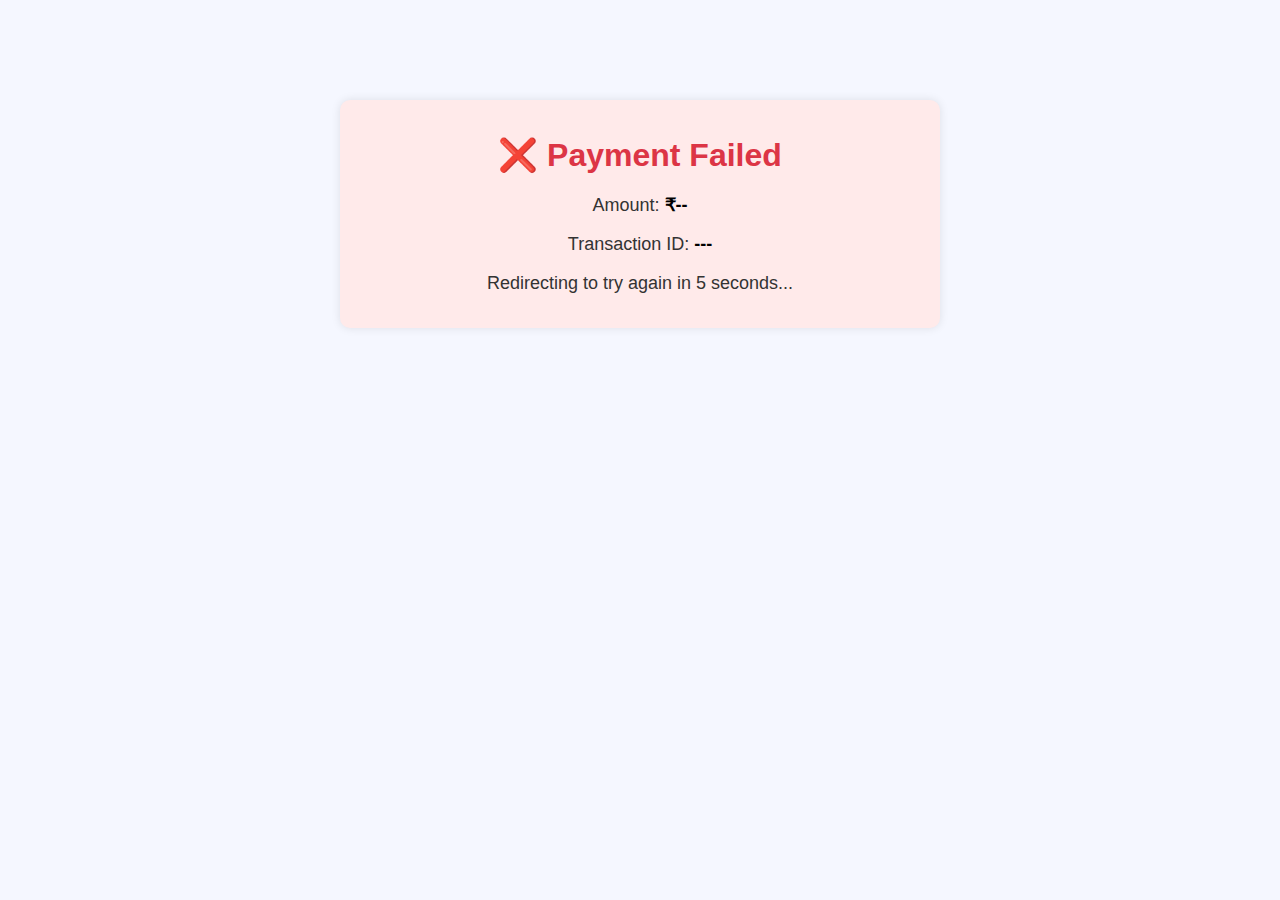
<file: payment-failed.html>
<!DOCTYPE html>
<html lang="en">
<head>
  <meta charset="UTF-8" />
  <title>Payment Failed</title>
  <meta name="viewport" content="width=device-width, initial-scale=1.0" />
  <link rel="stylesheet" href="css/style.css" />
  <style>
    .failure-container {
      max-width: 600px;
      margin: 100px auto;
      padding: 30px;
      text-align: center;
      border-radius: 10px;
      background-color: #ffeaea;
      box-shadow: 0 0 10px rgba(0,0,0,0.1);
    }

    .failure-container h1 {
      color: #dc3545;
    }

    .failure-container p {
      margin-top: 10px;
      font-size: 18px;
      color: #333;
    }

    .failure-container .highlight {
      font-weight: bold;
      color: #000;
    }
  </style>
</head>
<body>
  <div class="failure-container">
    <h1>❌ Payment Failed</h1>
    <p>Amount: <span class="highlight" id="failed-amount">₹--</span></p>
    <p>Transaction ID: <span class="highlight" id="txn-id">---</span></p>
    <p>Redirecting to try again in <span id="countdown">5</span> seconds...</p>
  </div>

  <script>
    const params = new URLSearchParams(window.location.search);
    document.getElementById("failed-amount").textContent = `₹${params.get("amount") || '--'}`;
    document.getElementById("txn-id").textContent = params.get("txnId") || '---';

    // Countdown and redirect
    let seconds = 5;
    const countdown = document.getElementById("countdown");
    const interval = setInterval(() => {
      seconds--;
      countdown.textContent = seconds;
      if (seconds <= 0) {
        clearInterval(interval);
        window.location.href = "payment.html"; // Go back to payment page
      }
    }, 1000);
  </script>
</body>
</html>
</file>
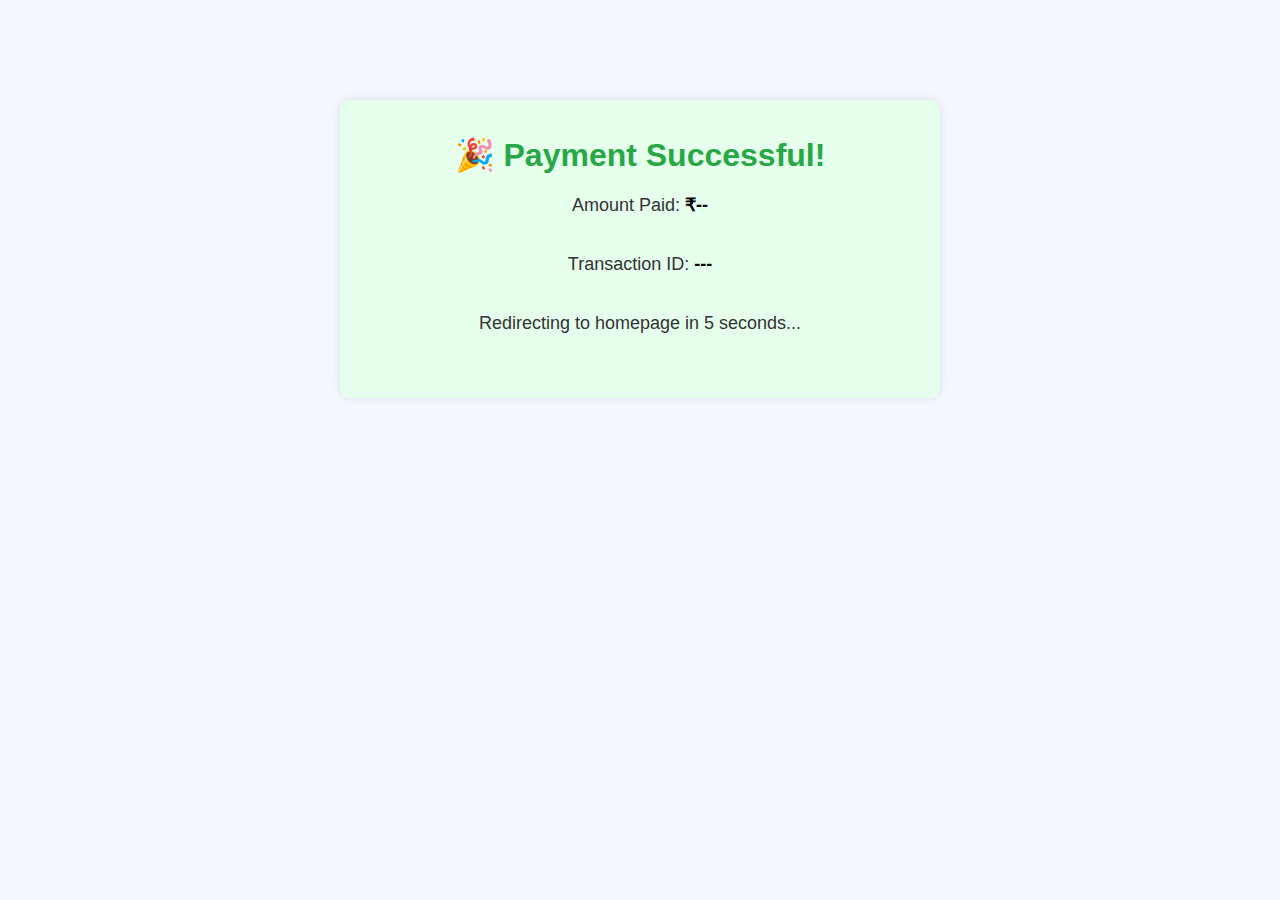
<file: payment-success.html>
<!DOCTYPE html>
<html lang="en">
<head>
  <meta charset="UTF-8" />
  <title>Payment Successful</title>
  <meta name="viewport" content="width=device-width, initial-scale=1.0" />
  <link rel="stylesheet" href="css/style.css" />
  <style>
    .success-container {
      max-width: 600px;
      margin: 100px auto;
      padding: 30px;
      text-align: center;
      border-radius: 10px;
      background-color: #e6ffed;
      box-shadow: 0 0 10px rgba(0,0,0,0.1);
    }

    .success-container h1 {
      color: #28a745;
    }

    .success-container p {
      margin-top: 10px;
      font-size: 18px;
      color: #333;
    }

    .success-container .highlight {
      font-weight: bold;
      color: #000;
    }
  </style>
</head>
<body>
  <div class="success-container">
    <h1>🎉 Payment Successful!</h1>
    <p>Amount Paid: <span class="highlight" id="paid-amount">₹--</span></p>
    <p>Transaction ID: <span class="highlight" id="txn-id">---</span></p>
    <p>Redirecting to homepage in <span id="countdown">5</span> seconds...</p>
  </div>

  <script>
    const params = new URLSearchParams(window.location.search);
    document.getElementById("paid-amount").textContent = `₹${params.get("amount") || '--'}`;
    document.getElementById("txn-id").textContent = params.get("txnId") || '---';

    // Countdown and redirect
    let seconds = 5;
    const countdown = document.getElementById("countdown");
    const interval = setInterval(() => {
      seconds--;
      countdown.textContent = seconds;
      if (seconds <= 0) {
        clearInterval(interval);
        window.location.href = "index.html"; // Change to your homepage
      }
    }, 1000);
  </script>
</body>
</html>
</file>
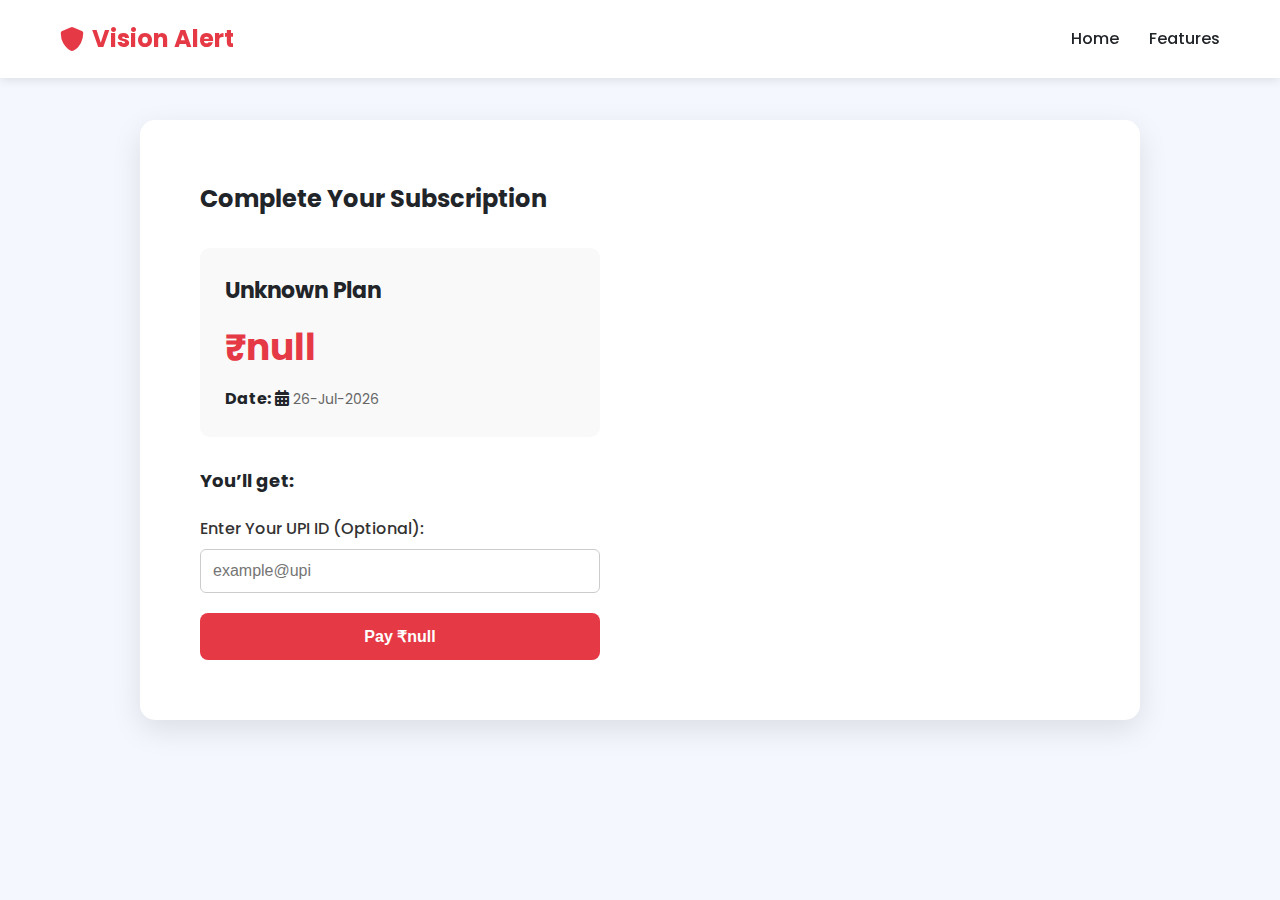
<file: payment.html>
<!DOCTYPE html>
<html lang="en">
<head>
  <meta charset="UTF-8" />
  <meta name="viewport" content="width=device-width, initial-scale=1.0"/>
  <title>Vision Alert - Payment</title>

  <!-- Fonts & Icons -->
  <link href="https://fonts.googleapis.com/css2?family=Poppins:wght@300;400;500;600;700&display=swap" rel="stylesheet" />
  <link rel="stylesheet" href="https://cdnjs.cloudflare.com/ajax/libs/font-awesome/6.0.0-beta3/css/all.min.css"/>

  <!-- CSS -->
  <link rel="stylesheet" href="css/style.css" />
</head>
<body>

  <!-- ─────── HEADER ─────── -->
  <header>
    <div class="container">
      <nav>
        <div class="logo"><i class="fas fa-shield-alt"></i> Vision Alert</div>
        <ul class="nav-links">
          <li><a href="index.html">Home</a></li>
          <li><a href="index.html#features">Features</a></li>
        </ul>
      </nav>
    </div>
  </header>

  <!-- ─────── PAYMENT SECTION ─────── -->
  <section class="payment-section">
    <div class="container">
      <div class="payment-container">

        <!-- Plan Summary -->
        <div class="payment-summary">
          <h2>Complete Your Subscription</h2>
          <div class="plan-details">
            <h3 id="plan-name">Family Protection</h3>
            <div class="price" id="plan-price">₹1</div>
            <span id="plan-period">1 Month Plan</span>
            <div class="plan-date">
              <strong>Date:</strong> <i class="fas fa-calendar-alt"></i>
              <span id="current-date"></span>
            </div>
          </div>

          <div class="benefits">
            <h4>You’ll get:</h4>
            <ul id="plan-features">
              <li>All Basic Features</li>
              <li>5 Emergency Contacts</li>
              <li>Advanced Detection</li>
              <li>Detailed Reports</li>
              <li>24/7 Support</li>
            </ul>
          </div>

          <!-- UPI ID Input (Optional) -->
          <div class="upi-id-container">
            <label for="upi-id-input">Enter Your UPI ID (Optional):</label>
            <input type="text" id="upi-id-input" placeholder="example@upi" />
          </div>

          <!-- Proceed Button -->
          <button id="proceed-btn" class="btn btn-primary">
            Pay <span id="payment-amount">₹1</span>
          </button>
        </div>

      </div>
    </div>
  </section>

  <!-- Scripts -->
  <script src="https://checkout.razorpay.com/v1/checkout.js"></script>
  <script src="js/payment.js"></script>
</body>
</html>
</file>
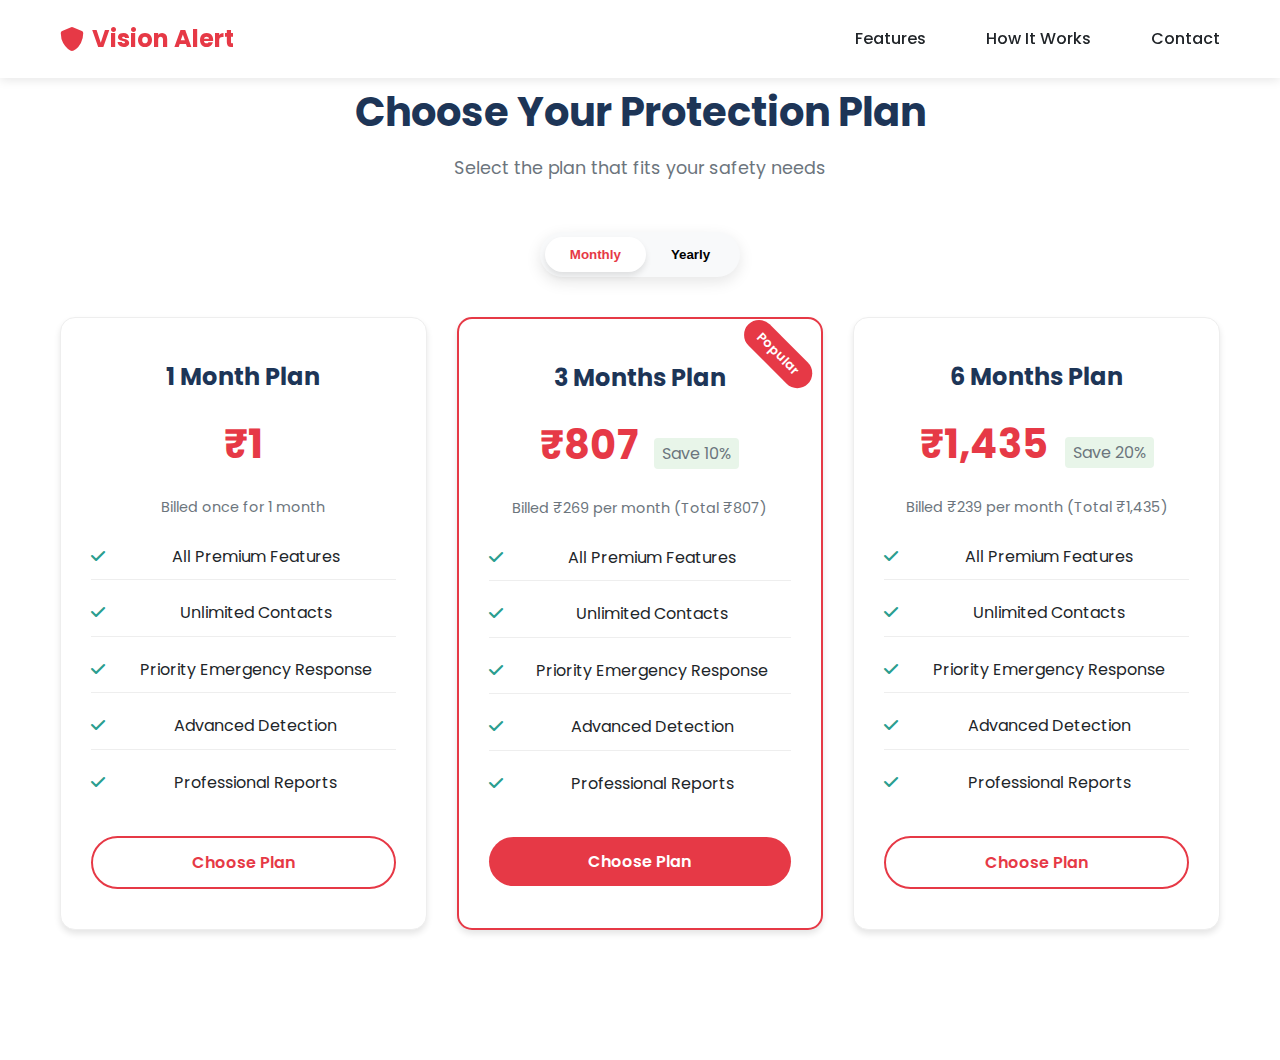
<file: subscribe.html>
<!DOCTYPE html>
<html lang="en">
  <head>
    <meta charset="UTF-8" />
    <meta name="viewport" content="width=device-width, initial-scale=1.0" />
    <title>Vision Alert</title>
    <link
      href="https://fonts.googleapis.com/css2?family=Poppins:wght@300;400;500;600;700&display=swap"
      rel="stylesheet"
    />
    <link
      rel="stylesheet"
      href="https://cdnjs.cloudflare.com/ajax/libs/font-awesome/6.0.0-beta3/css/all.min.css"
    />
    <link rel="stylesheet" href="css/style.css" />
    <style>
      :root {
        --primary: #e63946;
        --primary-dark: #c1121f;
        --secondary: #1d3557;
        --accent: #457b9d;
        --light: #f1faee;
        --dark: #212529;
        --gray: #6c757d;
        --light-gray: #f8f9fa;
        --success: #2a9d8f;
        --shadow: 0 4px 6px rgba(0, 0, 0, 0.1);
      }

      * {
        box-sizing: border-box;
      }

      body {
        font-family: "Poppins", sans-serif;
        line-height: 1.6;
        color: var(--dark);
        background-color: #f9f9f9;
      }

      .container {
        max-width: 1200px;
        margin: 0 auto;
        padding: 0 20px;
      }

      nav {
        display: flex;
        justify-content: space-between;
        align-items: center;
        padding: 20px 0;
      }

      .logo {
        font-size: 1.5rem;
        font-weight: 700;
        color: var(--primary);
      }

      .nav-links {
        display: flex;
        list-style: none;
        gap: 30px;
      }

      .nav-links a {
        text-decoration: none;
        color: var(--dark);
        font-weight: 500;
        transition: color 0.3s ease;
      }

      .nav-links a:hover {
        color: var(--primary);
      }

      .section-title {
        text-align: center;
        margin-bottom: 50px;
      }

      .section-title h2 {
        font-size: 2.5rem;
        color: var(--secondary);
        margin-bottom: 10px;
      }

      .section-title p {
        color: var(--gray);
        font-size: 1.1rem;
      }

      .pricing-toggle {
        display: flex;
        justify-content: center;
        margin-bottom: 40px;
      }

      .toggle-container {
        background: var(--light-gray);
        border-radius: 50px;
        padding: 5px;
        display: inline-flex;
      }

      .toggle-btn {
        padding: 10px 25px;
        border: none;
        background: transparent;
        border-radius: 50px;
        font-weight: 600;
        cursor: pointer;
        transition: all 0.3s ease;
      }

      .toggle-btn.active {
        background: white;
        color: var(--primary);
        box-shadow: var(--shadow);
      }

      .pricing-cards {
        display: grid;
        grid-template-columns: repeat(auto-fit, minmax(300px, 1fr));
        gap: 30px;
        margin-bottom: 50px;
      }

      .pricing-card {
        background: white;
        border-radius: 15px;
        padding: 40px 30px;
        position: relative;
        box-shadow: var(--shadow);
        transition: transform 0.3s ease;
        border: 1px solid #eee;
      }

      .pricing-card:hover {
        transform: translateY(-10px);
        box-shadow: 0 10px 20px rgba(0, 0, 0, 0.1);
      }

      .pricing-card.popular {
        border: 2px solid var(--primary);
      }

      .popular-badge {
        position: absolute;
        right: 1px;
        background: var(--primary);
        color: white;
        padding: 5px 15px;
        border-radius: 20px;
        font-size: 0.8rem;
        font-weight: 600;
        z-index: 1;
      }

      .pricing-card h3 {
        font-size: 1.5rem;
        margin-bottom: 15px;
        color: var(--secondary);
      }

      .price {
        font-size: 2.5rem;
        font-weight: 700;
        margin-bottom: 20px;
        color: var(--primary);
      }

      .price span {
        font-size: 1rem;
        color: var(--gray);
        font-weight: normal;
      }

      .pricing-features {
        list-style: none;
        margin-bottom: 30px;
        padding: 0;
      }

      .pricing-features li {
        margin-bottom: 10px;
        padding-left: 25px;
        position: relative;
      }

      .pricing-features li::before {
        content: "\f00c";
        font-family: "Font Awesome 6 Free";
        font-weight: 900;
        position: absolute;
        left: 0;
        color: var(--success);
      }

      .btn {
        display: inline-block;
        padding: 12px 24px;
        border-radius: 50px;
        font-weight: 600;
        text-align: center;
        cursor: pointer;
        transition: all 0.3s ease;
        text-decoration: none;
        width: 100%;
      }

      .btn-primary {
        background: var(--primary);
        color: white;
        border: none;
      }

      .btn-primary:hover {
        background: var(--primary-dark);
      }

      .btn-outline {
        background: transparent;
        border: 2px solid var(--primary);
        color: var(--primary);
      }

      .btn-outline:hover {
        background: var(--primary);
        color: white;
      }

      .hidden {
        display: none;
      }

      .duration-info {
        font-size: 0.9rem;
        color: var(--gray);
        margin-bottom: 15px;
      }

      .savings-badge {
        display: inline-block;
        background-color: #e8f5e9;
        color: #2e7d32;
        padding: 3px 8px;
        border-radius: 4px;
        font-size: 0.8rem;
        font-weight: 600;
        margin-left: 8px;
      }

      /* Responsive adjustments */
      @media (max-width: 768px) {
        .pricing-cards {
          grid-template-columns: 1fr;
        }

        .nav-links {
          gap: 15px;
        }
      }

      @media (max-width: 480px) {
        .section-title h2 {
          font-size: 2rem;
        }

        .toggle-btn {
          padding: 8px 15px;
          font-size: 0.9rem;
        }

        .pricing-card {
          padding: 30px 20px;
        }
      }
    </style>
  </head>
  <body>
    <header>
      <div class="container">
        <nav>
          <div class="logo"><i class="fas fa-shield-alt"></i> Vision Alert</div>
          <ul class="nav-links">
            <li><a href="index.html#features">Features</a></li>
            <li><a href="index.html#demo">How It Works</a></li>
            <li><a href="index.html#contact">Contact</a></li>
          </ul>
        </nav>
      </div>
    </header>

    <section class="pricing">
      <div class="container">
        <div class="section-title">
          <h2>Choose Your Protection Plan</h2>
          <p>Select the plan that fits your safety needs</p>
        </div>
        <div class="pricing-toggle">
          <div class="toggle-container">
            <button class="toggle-btn active" data-period="monthly">
              Monthly
            </button>
            <button class="toggle-btn" data-period="yearly">Yearly</button>
          </div>
        </div>

        <!-- Monthly Plans -->
        <div class="pricing-cards" id="monthly-plans">
          <div class="pricing-card">
            <h3>1 Month Plan</h3>
            <div class="price">₹1</div>
            <!-- Changed from ₹299 to ₹1 for testing -->
            <div class="duration-info">Billed once for 1 month</div>
            <ul class="pricing-features">
              <li>All Premium Features</li>
              <li>Unlimited Contacts</li>
              <li>Priority Emergency Response</li>
              <li>Advanced Detection</li>
              <li>Professional Reports</li>
            </ul>
            <a
              href="payment.html?plan=1-month&amount=1&period=1-month"
              class="btn btn-outline"
              >Choose Plan</a
            >
          </div>
          <div class="pricing-card popular">
            <div class="popular-badge">Popular</div>
            <h3>3 Months Plan</h3>
            <div class="price">
              ₹807 <span class="savings-badge">Save 10%</span>
            </div>
            <div class="duration-info">Billed ₹269 per month (Total ₹807)</div>
            <ul class="pricing-features">
              <li>All Premium Features</li>
              <li>Unlimited Contacts</li>
              <li>Priority Emergency Response</li>
              <li>Advanced Detection</li>
              <li>Professional Reports</li>
            </ul>
            <a
              href="payment.html?plan=3-months&amount=807&period=3-months"
              class="btn btn-primary"
              >Choose Plan</a
            >
          </div>
          <div class="pricing-card">
            <h3>6 Months Plan</h3>
            <div class="price">
              ₹1,435 <span class="savings-badge">Save 20%</span>
            </div>
            <div class="duration-info">
              Billed ₹239 per month (Total ₹1,435)
            </div>
            <ul class="pricing-features">
              <li>All Premium Features</li>
              <li>Unlimited Contacts</li>
              <li>Priority Emergency Response</li>
              <li>Advanced Detection</li>
              <li>Professional Reports</li>
            </ul>
            <a
              href="payment.html?plan=6-months&amount=1435&period=6-months"
              class="btn btn-outline"
              >Choose Plan</a
            >
          </div>
        </div>

        <!-- Yearly Plans (initially hidden) -->
        <div class="pricing-cards hidden" id="yearly-plans">
          <div class="pricing-card">
            <h3>1 Year Plan</h3>
            <div class="price">₹2,999</div>
            <div class="duration-info">Billed once for 12 months</div>
            <ul class="pricing-features">
              <li>All Premium Features</li>
              <li>Unlimited Contacts</li>
              <li>Priority Emergency Response</li>
              <li>Advanced Detection</li>
              <li>Professional Reports</li>
            </ul>
            <a
              href="payment.html?plan=1-year&amount=2999&period=1-year"
              class="btn btn-outline"
              >Choose Plan</a
            >
          </div>
          <div class="pricing-card popular">
            <div class="popular-badge">Popular</div>
            <h3>2 Years Plan</h3>
            <div class="price">
              ₹5,098 <span class="savings-badge">Save 15%</span>
            </div>
            <div class="duration-info">
              Billed ₹212 per month (Total ₹5,098)
            </div>
            <ul class="pricing-features">
              <li>All Premium Features</li>
              <li>Unlimited Contacts</li>
              <li>Priority Emergency Response</li>
              <li>Advanced Detection</li>
              <li>Professional Reports</li>
            </ul>
            <a
              href="payment.html?plan=2-years&amount=5098&period=2-years"
              class="btn btn-primary"
              >Choose Plan</a
            >
          </div>
          <div class="pricing-card">
            <h3>Lifetime Plan</h3>
            <div class="price">
              ₹8,999 <span class="savings-badge">Save 25%</span>
            </div>
            <div class="duration-info">
              One-time payment for lifetime access
            </div>
            <ul class="pricing-features">
              <li>All Premium Features</li>
              <li>Unlimited Contacts</li>
              <li>Priority Emergency Response</li>
              <li>Advanced Detection</li>
              <li>Professional Reports</li>
            </ul>
            <a
              href="payment.html?plan=lifetime&amount=8999&period=lifetime"
              class="btn btn-outline"
              >Choose Plan</a
            >
          </div>
        </div>
      </div>
    </section>

    <!-- Razorpay SDK -->
    <script src="https://checkout.razorpay.com/v1/checkout.js"></script>

    <script>
      document.addEventListener("DOMContentLoaded", function () {
        // Toggle between monthly and yearly plans
        const toggleBtns = document.querySelectorAll(".toggle-btn");
        const monthlyPlans = document.getElementById("monthly-plans");
        const yearlyPlans = document.getElementById("yearly-plans");

        toggleBtns.forEach((btn) => {
          btn.addEventListener("click", function () {
            // Update active state
            toggleBtns.forEach((b) => b.classList.remove("active"));
            this.classList.add("active");

            // Show/hide plans
            if (this.dataset.period === "monthly") {
              monthlyPlans.classList.remove("hidden");
              yearlyPlans.classList.add("hidden");
            } else {
              monthlyPlans.classList.add("hidden");
              yearlyPlans.classList.remove("hidden");
            }
          });
        });
      });
    </script>
  </body>
</html>
</file>
<file: css/style.css>
:root {
  --primary: #e63946;
  --secondary: #a4161a;
  --accent: #f94144;
  --light: #f8f9fa;
  --dark: #212529;
  --success: #2a9d8f;
  --warning: #f4a261;
}

* {
  margin: 0;
  padding: 0;
  box-sizing: border-box;
}

body {
  font-family: 'Poppins', sans-serif;
  background-color: #f5f7ff;
  color: var(--dark);
  line-height: 1.6;
}

.container {
  max-width: 1200px;
  margin: 0 auto;
  padding: 0 20px;
}

/* Header Styles */
header {
  background-color: white;
  box-shadow: 0 2px 10px rgba(0,0,0,0.1);
  position: fixed;
  width: 100%;
  top: 0;
  z-index: 1000;
}

nav {
  display: flex;
  justify-content: space-between;
  align-items: center;
  padding: 20px 0;
}

.logo {
  font-size: 24px;
  font-weight: 700;
  color: var(--primary);
  display: flex;
  align-items: center;
}

.logo i {
  margin-right: 8px;
}

.nav-links {
  display: flex;
  list-style: none;
}

.nav-links li {
  margin-left: 30px;
}

.nav-links a {
  text-decoration: none;
  color: var(--dark);
  font-weight: 500;
  transition: color 0.3s;
}

.nav-links a:hover {
  color: var(--primary);
}

.auth-buttons .btn {
  margin-left: 15px;
}

/* Button Styles */
.btn {
  display: inline-block;
  padding: 12px 30px;
  border-radius: 50px;
  font-weight: 600;
  text-decoration: none;
  transition: all 0.3s;
  cursor: pointer;
  border: none;
  font-size: 16px;
}

.btn-primary {
  background-color: var(--primary);
  color: white;
}

.btn-primary:hover {
  background-color: var(--secondary);
  transform: translateY(-2px);
  box-shadow: 0 5px 15px rgba(230, 57, 70, 0.3);
}

.btn-outline {
  background-color: transparent;
  color: var(--primary);
  border: 2px solid var(--primary);
}

.btn-outline:hover {
  background-color: var(--primary);
  color: white;
  transform: translateY(-2px);
  box-shadow: 0 5px 15px rgba(230, 57, 70, 0.3);
}

/* Hero Section */
/* Hero Section */
.hero {
  position: relative;
  height: 100vh;
  min-height: 600px;
  display: flex;
  align-items: center;
  overflow: hidden;
  color: white;
}

.hero-video-container {
  position: absolute;
  top: 0;
  left: 0;
  width: 100%;
  height: 100%;
  z-index: -1;
}

.hero-video {
  width: 100%;
  height: 100%;
  object-fit: cover;
  filter: blur(4px) brightness(0.6);
}

.video-overlay {
  position: absolute;
  top: 0;
  left: 0;
  width: 100%;
  height: 100%;
  background: rgba(0, 0, 0, 0.3);
}

.hero-content-container {
  position: relative;
  z-index: 1;
  width: 100%;
}

.hero-content {
  max-width: 600px;
  animation: fadeInUp 0.8s ease-out;
}

.hero h1 {
  font-size: 3.5rem;
  margin-bottom: 1.5rem;
  line-height: 1.2;
  text-shadow: 0 2px 4px rgba(0,0,0,0.3);
}

.hero p {
  font-size: 1.25rem;
  margin-bottom: 2.5rem;
  text-shadow: 0 1px 2px rgba(0,0,0,0.3);
}

.cta-buttons {
  display: flex;
  gap: 1rem;
}

/* Animation */
@keyframes fadeInUp {
  from {
      opacity: 0;
      transform: translateY(20px);
  }
  to {
      opacity: 1;
      transform: translateY(0);
  }
}

/* Responsive Adjustments */
@media (max-width: 768px) {
  .hero {
      min-height: 500px;
      text-align: center;
  }
  
  .hero h1 {
      font-size: 2.5rem;
  }
  
  .hero p {
      font-size: 1.1rem;
  }
  
  .cta-buttons {
      flex-direction: column;
      align-items: center;
  }
  
  .hero-content {
      max-width: 100%;
      padding: 0 1rem;
  }
  
  .hero-video {
      filter: blur(2px) brightness(0.5);
  }
}

/* Features Section */
.features {
  padding: 80px 0;
  background-color: white;
}

.section-title {
  text-align: center;
  margin-bottom: 60px;
}

.section-title h2 {
  font-size: 36px;
  color: var(--dark);
}

.section-title p {
  color: #777;
  max-width: 600px;
  margin: 0 auto;
}

.features-grid {
  display: grid;
  grid-template-columns: repeat(auto-fit, minmax(300px, 1fr));
  gap: 30px;
}

.feature-card {
  background-color: var(--light);
  border-radius: 10px;
  padding: 30px;
  text-align: center;
  transition: transform 0.3s, box-shadow 0.3s;
}

.feature-card:hover {
  transform: translateY(-10px);
  box-shadow: 0 15px 30px rgba(0,0,0,0.1);
}

.feature-icon {
  font-size: 40px;
  color: var(--primary);
  margin-bottom: 20px;
}

.feature-card h3 {
  margin-bottom: 15px;
  color: var(--dark);
}

/* Demo Section Styles */
.demo {
  padding: 100px 0;
  background-color: #f9fafc;
  position: relative;
  overflow: hidden;
}

.demo::before {
  content: '';
  position: absolute;
  top: 0;
  left: 0;
  width: 100%;
  height: 100%;
  background: url('[data-uri]');
  opacity: 0.5;
  z-index: 0;
}

.section-title {
  text-align: center;
  margin-bottom: 60px;
  position: relative;
  z-index: 1;
}

.section-title h2 {
  font-size: 2.5rem;
  color: #1d3557;
  margin-bottom: 15px;
}

.section-title p {
  color: #6c757d;
  font-size: 1.1rem;
}

.demo-container {
  max-width: 800px;
  margin: 0 auto;
  position: relative;
  z-index: 1;
}

.demo-content {
  background: white;
  border-radius: 20px;
  padding: 40px;
  box-shadow: 0 15px 30px rgba(0,0,0,0.05);
  transition: all 0.4s cubic-bezier(0.175, 0.885, 0.32, 1.1);
}

.demo-content:hover {
  transform: translateY(-5px);
  box-shadow: 0 20px 40px rgba(0,0,0,0.1);
}

.demo-content h3 {
  font-size: 1.8rem;
  color: #e63946;
  margin-bottom: 30px;
  text-align: center;
}

.steps-wrapper {
  display: flex;
  flex-direction: column;
  gap: 25px;
  margin-bottom: 40px;
}

.step-card {
  display: flex;
  align-items: flex-start;
  gap: 20px;
  padding: 25px;
  border-radius: 12px;
  background: #f8f9fa;
  transition: all 0.3s ease;
  position: relative;
  overflow: hidden;
}

.step-card::before {
  content: '';
  position: absolute;
  left: 0;
  top: 0;
  height: 100%;
  width: 4px;
  background: linear-gradient(to bottom, #e63946, #457b9d);
}

.step-card:hover {
  transform: translateX(10px);
  background: white;
  box-shadow: 0 5px 15px rgba(0,0,0,0.05);
}

.step-number {
  background: #e63946;
  color: white;
  width: 36px;
  height: 36px;
  border-radius: 50%;
  display: flex;
  align-items: center;
  justify-content: center;
  font-weight: bold;
  flex-shrink: 0;
  font-size: 1.1rem;
}

.step-content h4 {
  font-size: 1.3rem;
  color: #1d3557;
  margin-bottom: 8px;
}

.step-content p {
  color: #6c757d;
  margin: 0;
}

.demo-cta {
  text-align: center;
  margin-top: 40px;
}

.pulse-effect {
  animation: pulse 2s infinite;
  padding: 15px 30px;
  font-size: 1.1rem;
  border: none;
}

@keyframes pulse {
  0% {
    box-shadow: 0 0 0 0 rgba(230, 57, 70, 0.7);
  }
  70% {
    box-shadow: 0 0 0 15px rgba(230, 57, 70, 0);
  }
  100% {
    box-shadow: 0 0 0 0 rgba(230, 57, 70, 0);
  }
}

/* Responsive Design */
@media (max-width: 768px) {
  .demo {
    padding: 70px 0;
  }
  
  .demo-content {
    padding: 30px 20px;
  }
  
  .step-card {
    flex-direction: column;
    gap: 15px;
  padding: 20px;
  align-items: flex-start;
  }
  
  .step-number {
    width: 30px;
    height: 30px;
    font-size: 1rem;
  }
}

/* Blur overlay styles */
.blur-overlay {
  position: fixed;
  top: 0;
  left: 0;
  width: 100%;
  height: 100%;
  backdrop-filter: blur(8px);
  -webkit-backdrop-filter: blur(8px);
  z-index: 999;
  display: none;
}

.video-modal {
  display: none;
  position: fixed;
  top: 0;
  left: 0;
  width: 100%;
  height: 100%;
  z-index: 1000;
  align-items: center;
  justify-content: center;
}

.modal-content {
  width: 80%;
  max-width: 800px;
  position: relative;
  background: #fff;
  border-radius: 10px;
  overflow: hidden;
  box-shadow: 0 10px 25px rgba(0,0,0,0.3);
  z-index: 1001;
}

.modal-content video {
  width: 100%;
  display: block;
}

.close-modal {
  position: absolute;
  top: 15px;
  right: 15px;
  background: rgba(0,0,0,0.7);
  color: white;
  border: none;
  width: 40px;
  height: 40px;
  border-radius: 50%;
  font-size: 20px;
  cursor: pointer;
  z-index: 1002;
  display: flex;
  align-items: center;
  justify-content: center;
}


/* Pricing Section */
.pricing {
  padding: 80px 0;
  background-color: white;
}

.pricing-toggle {
  display: flex;
  justify-content: center;
  margin-bottom: 40px;
}

.toggle-container {
  display: flex;
  background-color: white;
  border-radius: 50px;
  padding: 5px;
  box-shadow: 0 5px 15px rgba(0,0,0,0.1);
}

.toggle-btn {
  padding: 10px 30px;
  border-radius: 50px;
  cursor: pointer;
  font-weight: 600;
  transition: all 0.3s;
  border: none;
  background: transparent;
}

.toggle-btn.active {
  background-color: var(--primary);
  color: white;
}

.pricing-cards {
  display: grid;
  grid-template-columns: repeat(auto-fit, minmax(300px, 1fr));
  gap: 30px;
}

.pricing-card {
  background-color: white;
  border-radius: 10px;
  padding: 40px 30px;
  text-align: center;
  transition: transform 0.3s, box-shadow 0.3s;
  position: relative;
  overflow: hidden;
  border: 1px solid #eee;
}

.pricing-card.popular {
  border: 2px solid var(--primary);
}

.popular-badge {
  position: absolute;
  top: 20px;
  right: -30px;
  background-color: var(--primary);
  color: white;
  padding: 5px 40px;
  transform: rotate(45deg);
  font-size: 12px;
  font-weight: 600;
}

.pricing-card:hover {
  transform: translateY(-10px);
  box-shadow: 0 15px 30px rgba(0,0,0,0.1);
}

.pricing-card h3 {
  font-size: 24px;
  margin-bottom: 20px;
  color: var(--dark);
}

.price {
  font-size: 48px;
  font-weight: 700;
  color: var(--primary);
  margin-bottom: 20px;
}

.price span {
  font-size: 16px;
  font-weight: 400;
  color: #777;
}

.pricing-features {
  list-style: none;
  margin-bottom: 30px;
}

.pricing-features li {
  padding: 10px 0;
  border-bottom: 1px solid #eee;
}

.pricing-features li:last-child {
  border-bottom: none;
}

/* Emergency Contact Section */
.emergency-contact {
  padding: 5rem 0;
  background-color: #e63946;
  background: linear-gradient(135deg, #e63946 0%, #a4161a 100%);
  color: white;
  text-align: center;
  position: relative;
  overflow: hidden;
}

.emergency-contact::before {
  content: "";
  position: absolute;
  top: 0;
  left: 0;
  width: 100%;
  height: 100%;
  background-image: url('emergency-pattern.svg');
  opacity: 0.1;
  z-index: 0;
}

.emergency-content {
  position: relative;
  z-index: 1;
  max-width: 800px;
  margin: 0 auto;
}

.emergency-contact h2 {
  font-size: 2.5rem;
  margin-bottom: 1.5rem;
}

.emergency-contact p {
  font-size: 1.25rem;
  margin-bottom: 2rem;
  opacity: 0.9;
}

.emergency-action {
  display: flex;
  flex-direction: column;
  align-items: center;
  gap: 1.5rem;
}

.emergency-btn {
  display: inline-flex;
  align-items: center;
  justify-content: center;
  background-color: white;
  color: #e63946;
  padding: 1rem 2rem;
  border-radius: 50px;
  font-weight: 700;
  font-size: 1.25rem;
  text-decoration: none;
  transition: all 0.3s ease;
  box-shadow: 0 4px 15px rgba(0,0,0,0.2);
  min-width: 280px;
}

.emergency-btn i {
  margin-right: 12px;
  font-size: 1.5rem;
}

.emergency-btn:hover {
  transform: translateY(-3px);
  box-shadow: 0 8px 25px rgba(0,0,0,0.3);
  background-color: #f8f9fa;
}

.emergency-note {
  font-size: 1rem;
  opacity: 0.9;
}

.emergency-note strong {
  font-weight: 700;
  color: white;
}

/* Pulse Animation */
.pulse {
  animation: pulse 2s infinite;
}

@keyframes pulse {
  0% {
    box-shadow: 0 0 0 0 rgba(255, 255, 255, 0.7);
  }
  70% {
    box-shadow: 0 0 0 15px rgba(255, 255, 255, 0);
  }
  100% {
    box-shadow: 0 0 0 0 rgba(255, 255, 255, 0);
  }
}

/* Responsive Adjustments */
@media (max-width: 768px) {
  .emergency-contact {
    padding: 4rem 1.5rem;
  }
  
  .emergency-contact h2 {
    font-size: 2rem;
  }
  
  .emergency-contact p {
    font-size: 1.1rem;
  }
  
  .emergency-btn {
    font-size: 1.1rem;
    padding: 0.8rem 1.5rem;
    min-width: 240px;
  }
}

/* Payment Section */
.payment-section {
  padding: 120px 0 80px;
  min-height: 100vh;
}

.payment-container {
  display: grid;
  grid-template-columns: 1fr 1fr;
  gap: 40px;
  max-width: 1000px;
  margin: 0 auto;
  background-color: white;
  border-radius: 15px;
  padding: 40px;
  box-shadow: 0 10px 30px rgba(0,0,0,0.1);
}

.payment-summary {
  padding: 20px;
}

.payment-summary h2 {
  margin-bottom: 30px;
  color: var(--dark);
}

.plan-details {
  background-color: #f9f9f9;
  padding: 25px;
  border-radius: 10px;
  margin-bottom: 30px;
}

.plan-details h3 {
  font-size: 22px;
  margin-bottom: 10px;
}

.plan-details .price {
  font-size: 36px;
  margin: 10px 0;
}

.plan-details span {
  color: #666;
  font-size: 14px;
}

.benefits {
  margin-top: 30px;
}

.benefits h4 {
  margin-bottom: 15px;
  font-size: 18px;
}

.benefits ul {
  list-style: none;
}

.benefits li {
  padding: 8px 0;
  display: flex;
  align-items: center;
}

.benefits li:before {
  content: "✓";
  color: var(--success);
  margin-right: 10px;
}

.upi-apps-grid {
    display: flex;
    flex-wrap: wrap;
    gap: 15px;
}

.upi-app {
    flex: 1 1 22%;
    padding: 15px;
    text-align: center;
    border: 2px solid #ddd;
    border-radius: 10px;
    cursor: pointer;
    position: relative;
    transition: 0.3s;
}

.upi-app img {
    width: 40px;
    height: 40px;
    margin-bottom: 8px;
}

.upi-app.selected {
    border-color: #e63946;
    background-color: #f0f8ff;
}

.tick-mark {
    display: none;
    position: absolute;
    top: 8px;
    right: 10px;
    color: #e63946;
    font-size: 18px;
}

.upi-app.selected .tick-mark {
    display: block;
}


/* Container */
.upi-apps-container {
  padding: 30px;
  background-color: #fff;
  border-radius: 16px;
  max-width: 500px;
  margin: 0 auto;
  text-align: center;
  box-shadow: 0 10px 25px rgba(0, 0, 0, 0.08);
  font-family: 'Segoe UI', sans-serif;
}

/* Title */
.upi-apps-container h3 {
  font-size: 20px;
  margin-bottom: 25px;
  color: #333;
}

/* Grid for apps */
.upi-apps-grid {
  display: grid;
  grid-template-columns: repeat(2, 1fr);
  gap: 20px;
  justify-items: center;
  margin-bottom: 25px;
}

/* Each UPI app option */
.upi-app {
  background-color: #f9f9f9;
  border: 2px solid transparent;
  border-radius: 12px;
  padding: 18px 12px;
  width: 100%;
  max-width: 180px;
  transition: all 0.3s ease;
  cursor: pointer;
  box-shadow: 0 4px 10px rgba(0,0,0,0.05);
}

.upi-app:hover {
  border-color: #e63946;
  transform: scale(1.02);
}

.upi-app img {
  width: 48px;
  height: 48px;
  object-fit: contain;
  margin-bottom: 10px;
}

.upi-app p {
  font-size: 15px;
  font-weight: 500;
  color: #222;
  margin: 0;
}

/* Button for other UPI apps */
.upi-other-btn {
  background-color: #e63946;
  color: white;
  border: none;
  padding: 10px 22px;
  font-size: 15px;
  font-weight: 500;
  border-radius: 6px;
  cursor: pointer;
  margin-top: 10px;
  transition: background 0.3s ease;
}

.upi-other-btn:hover {
  background-color: #e63946;
}


/* Success Section */
.success-section {
  padding: 120px 0 80px;
  min-height: 100vh;
}

.success-container {
  max-width: 600px;
  margin: 0 auto;
  background-color: white;
  border-radius: 15px;
  padding: 40px;
  box-shadow: 0 10px 30px rgba(0,0,0,0.1);
  text-align: center;
}

.success-icon {
  font-size: 80px;
  color: var(--success);
  margin-bottom: 20px;
}

.success-container h2 {
  margin-bottom: 15px;
  color: var(--dark);
}

.success-container p {
  margin-bottom: 30px;
  color: #555;
}

.transaction-details {
  background-color: #f9f9f9;
  padding: 25px;
  border-radius: 10px;
  margin: 30px 0;
  text-align: left;
}

.transaction-details h3 {
  margin-bottom: 20px;
  padding-bottom: 10px;
  border-bottom: 1px solid #eee;
  color: var(--dark);
}

.detail-row {
  display: flex;
  justify-content: space-between;
  padding: 10px 0;
  border-bottom: 1px solid #eee;
}

.detail-row:last-child {
  border-bottom: none;
}

.detail-row span:first-child {
  font-weight: 500;
  color: #555;
}

.next-steps {
  text-align: left;
  margin: 30px 0;
}

.next-steps h3 {
  margin-bottom: 15px;
  color: var(--dark);
}

.next-steps ol {
  padding-left: 20px;
}

.next-steps li {
  margin-bottom: 10px;
  color: #555;
}

/* Responsive Styles */
@media (max-width: 1024px) {
  .payment-container {
      grid-template-columns: 1fr;
  }
  
  .payment-summary {
      order: 2;
  }
}

@media (max-width: 768px) {
  .nav-links {
      display: none;
  }
  
  .hero h1 {
      font-size: 36px;
  }
  
  .cta-buttons {
      flex-direction: column;
      align-items: center;
  }
  
  .demo-container {
      flex-direction: column;
  }
  
  .demo-text {
      text-align: center;
  }
  
  .pricing-cards {
      grid-template-columns: 1fr;
  }
  
  .payment-methods {
      grid-template-columns: 1fr;
  }
  
  .row {
      flex-direction: column;
      gap: 0;
  }
}

@media (max-width: 480px) {
  .hero {
      padding: 120px 0 60px;
  }
  
  .section-title h2 {
      font-size: 28px;
  }
  
  .price {
      font-size: 36px;
  }
  
  .payment-container,
  .success-container {
      padding: 20px;
  }
}

/* UPI ID Input Container */
.upi-id-container {
  margin-top: 20px;
  display: flex;
  flex-direction: column;
}

.upi-id-container label {
  font-size: 16px;
  font-weight: 500;
  margin-bottom: 8px;
  color: #333;
}

.upi-id-container input {
  padding: 12px;
  font-size: 16px;
  border: 1px solid #ccc;
  border-radius: 6px;
  outline: none;
  transition: border-color 0.3s ease;
}

.upi-id-container input:focus {
  border-color: #e63946;
}

/* Proceed Button */
#proceed-btn {
  margin-top: 20px;
  width: 100%;
  padding: 14px;
  font-size: 16px;
  font-weight: 600;
  color: #fff;
  background-color: #e63946;
  border: none;
  border-radius: 8px;
  cursor: pointer;
  transition: background 0.3s ease;
}

#proceed-btn:hover {
  background-color: #e63946;
}
</file>
